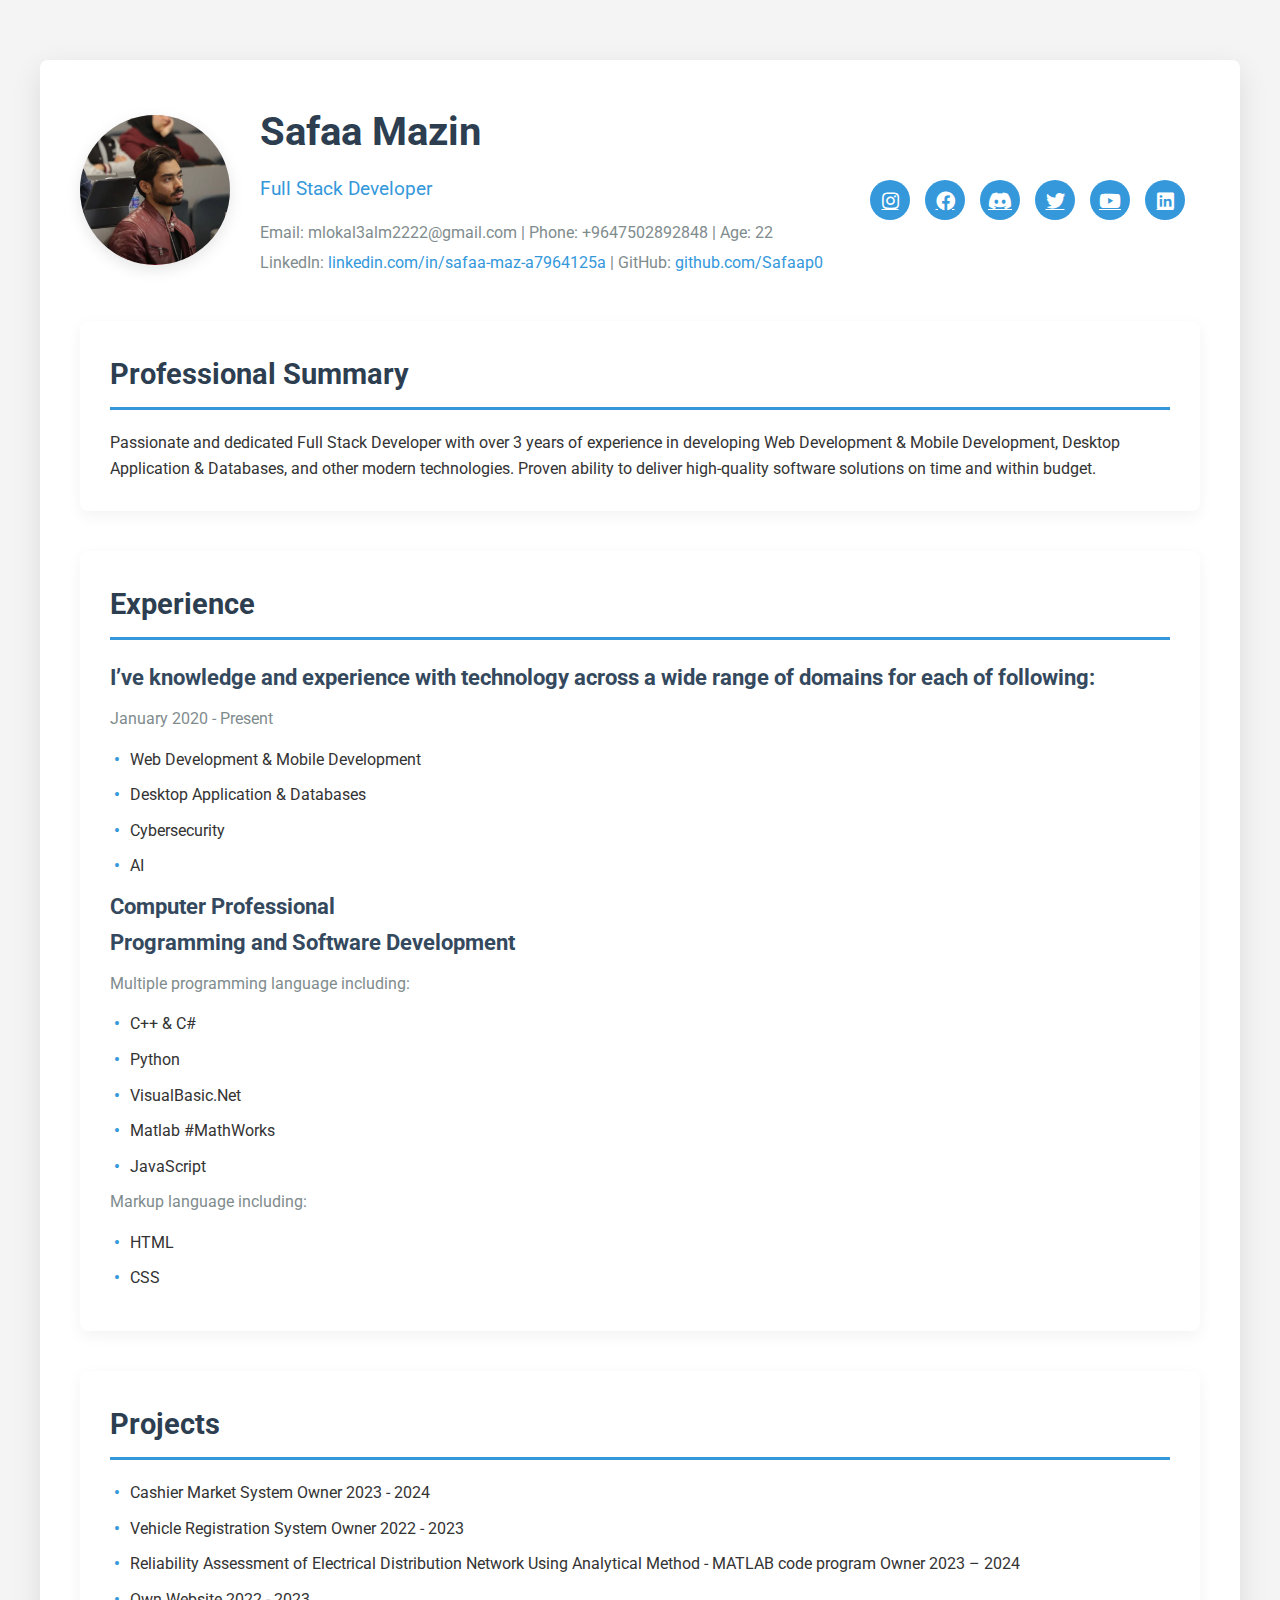
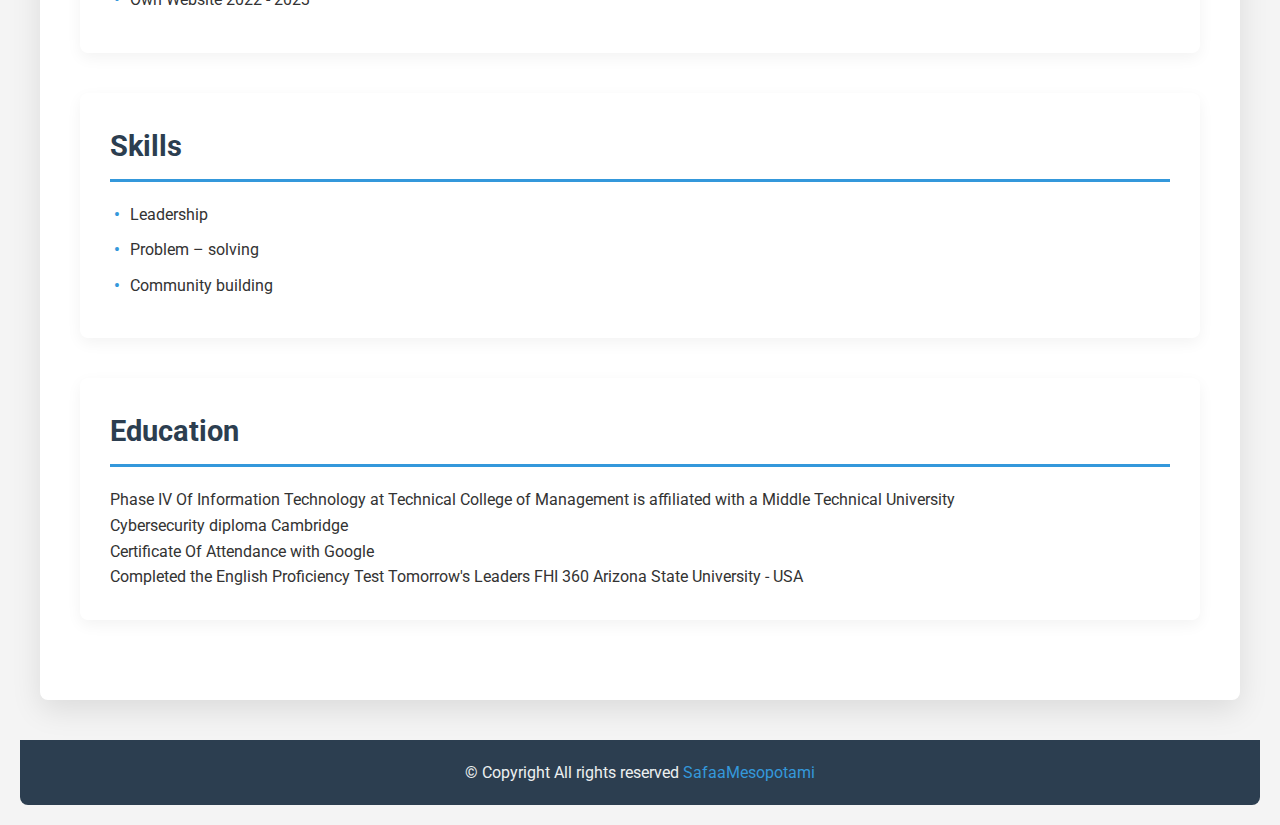
<file: cephas.html>
<!DOCTYPE html>
<html lang="en">
<head>
    <meta charset="UTF-8">
    <meta name="viewport" content="width=device-width, initial-scale=1.0">
    <title>Cephas Page</title>
    <link rel="stylesheet" href="stylebycephas.css">
    <link rel="stylesheet" href="https://cdnjs.cloudflare.com/ajax/libs/font-awesome/5.15.4/css/all.min.css">
    <link href="https://fonts.googleapis.com/css2?family=Roboto:wght@300;400;700&display=swap" rel="stylesheet">
</head>
<body>
    <div class="container">
        <header>
            <div class="profile">
                <div class="profile-pic-container">
                    <img src="IMG/32.jpg" alt="Safaa Mazin" class="profile-pic">
                </div>
                <div class="contact-info">
                    <h1>Safaa Mazin</h1>
                    <p class="cc">Full Stack Developer</p>
                    <p>Email: mlokal3alm2222@gmail.com | Phone: +9647502892848 | Age: 22</p>
                    <p>LinkedIn: <a href="https://www.linkedin.com/in/safaa-maz-a7964125a/" target="_blank">linkedin.com/in/safaa-maz-a7964125a</a> | GitHub: <a href="https://github.com/Safaap0" target="_blank">github.com/Safaap0</a></p>
                </div>
                <div class="social-cephas">
                    <a href="https://www.instagram.com/safaap0/" target="_blank" class="fab fa-instagram"></a>
                    <a href="https://www.facebook.com/safaa.the/" target="_blank" class="fab fa-facebook"></a>
                    <a href="https://discordapp.com/users/391624991407472641" target="_blank" class="fab fa-discord"></a>
                    <a href="https://twitter.com/SafaaMesopotami" target="_blank" class="fab fa-twitter"></a>
                    <a href="https://www.youtube.com/channel/UCQKu1BRJz5aiXp3Dj4vXhHA" target="_blank" class="fab fa-youtube"></a>
                    <a href="https://www.linkedin.com/in/safaa-maz-a7964125a/" target="_blank" class="fab fa-linkedin"></a>
                </div>
            </div>
        </header>
        
        <section>
            <h2>Professional Summary</h2>
            <p>Passionate and dedicated Full Stack Developer with over 3 years of experience in developing Web Development & Mobile Development, Desktop Application & Databases, and other modern technologies. Proven ability to deliver high-quality software solutions on time and within budget.</p>
        </section>
        
        <section>
            <h2>Experience</h2>
            <div class="job">
                <h3>I’ve knowledge and experience with technology across a wide range of domains for each of following:</h3>
                <p>January 2020 - Present</p>
                <ul>
                    <li>Web Development & Mobile Development</li>
                    <li>Desktop Application & Databases</li>
                    <li>Cybersecurity</li>
                    <li>AI</li> 
                </ul>
            </div>
            <div class="job">
                <h3>Computer Professional <br> Programming and Software Development </h3>
                <p>Multiple programming language including: </p>
                <ul>
                    <li>C++ & C#</li>
                    <li>Python</li>
                    <li>VisualBasic.Net</li>
                    <li>Matlab #MathWorks</li>
                    <li>JavaScript</li>
                </ul>
                <p>Markup language  including: </p>
                <ul>
                    <li>HTML</li>
                    <li>CSS</li>
                </ul>

            </div>
        </section>
        <section>

            <h2>Projects</h2>
            <ul>
                <li>Cashier Market System Owner 2023 - 2024</li>
                <li>Vehicle Registration System Owner 2022 - 2023</li>
                <li>Reliability Assessment of Electrical Distribution Network Using Analytical Method - MATLAB code program Owner 2023 – 2024</li>
                <li>Own Website 2022 - 2023</li>
            </ul>
        </section>
        <section>
            <h2>Skills</h2>
            <ul>
                <li>Leadership</li>
                <li>Problem – solving</li>
                <li>Community building</li>
            </ul>
        </section>
        <section>
            <h2>Education</h2>
            <p>Phase IV Of Information Technology at Technical College of Management is affiliated with a Middle Technical University <br>
                Cybersecurity diploma Cambridge<br>
                Certificate Of Attendance with Google <br>
                Completed the English Proficiency Test Tomorrow's Leaders FHI 360 Arizona State University - USA<br>

                </p>
        </section>
        
  
    </div>
 
        <footer>
            <p class="footer-title">© Copyright All rights reserved <span>SafaaMesopotami</span></p>
        </footer>   
</body>
</html>
</file>
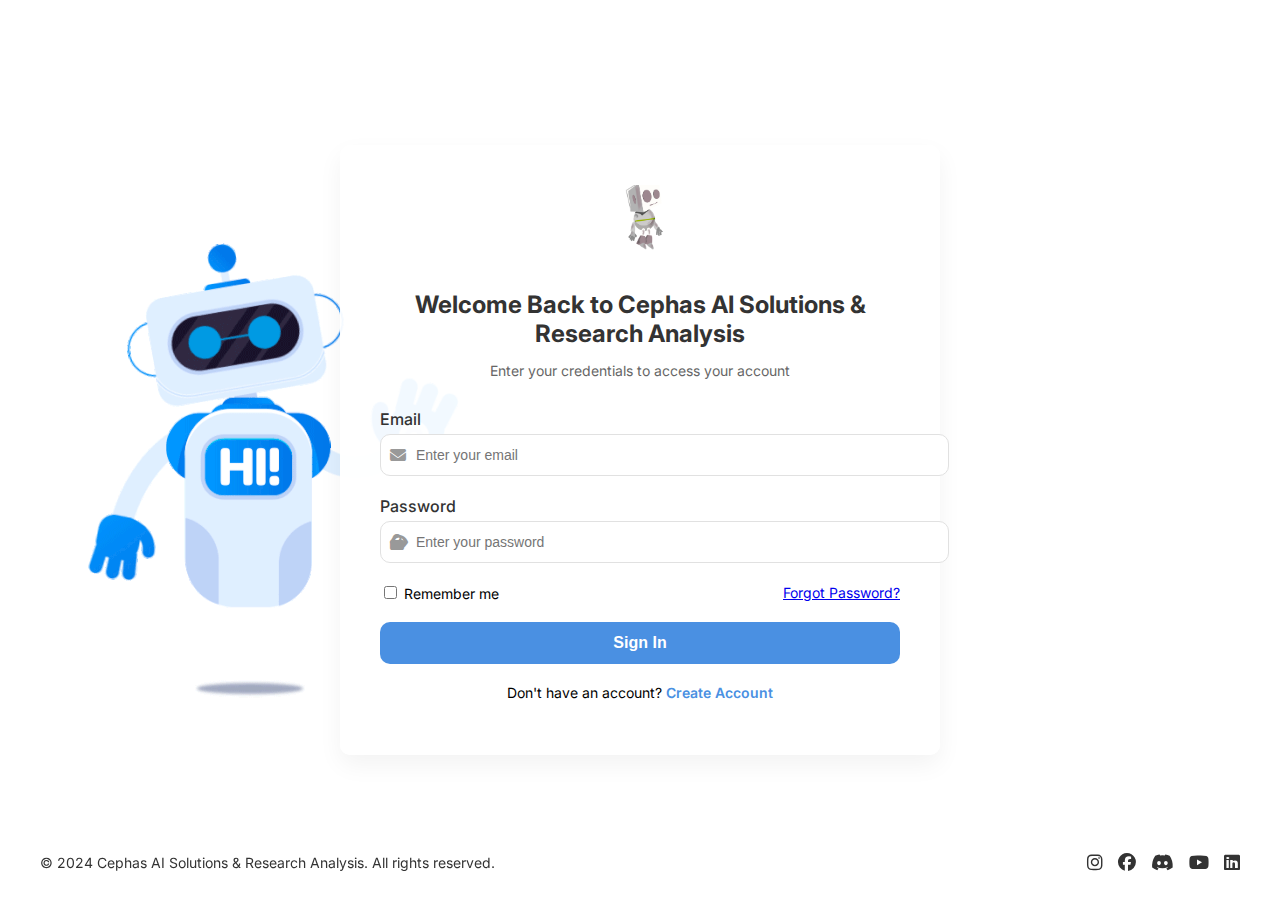
<file: login.html>
<!DOCTYPE html>
<html lang="en">
<head>
    <meta charset="UTF-8">
    <meta name="viewport" content="width=device-width, initial-scale=1.0">
    <title>Cephas Analysis - Login</title>
    <link rel="stylesheet" href="styles.css">
    <link rel="stylesheet" href="https://cdnjs.cloudflare.com/ajax/libs/font-awesome/6.4.0/css/all.min.css">
</head>
<body>
    <div class="page-container">
        <div class="login-container">
            <div class="login-header">
                <img src="IMG/b79ada1b688ab336e5a45da961518f943e52dc15.gif" alt="Cephas Analysis Logo" class="logo">
                <h1>Welcome Back to Cephas AI Solutions & Research Analysis</h1>
                <p>Enter your credentials to access your account</p>
            </div>
            <form id="loginForm">
                <div class="input-group">
                    <label for="username">Email</label>
                    <div class="input-wrapper">
                        <i class="fas fa-envelope"></i>
                        <input type="email" id="username" name="username" placeholder="Enter your email" required>
                    </div>
                </div>
                <div class="input-group">
                    <label for="password">Password</label>
                    <div class="input-wrapper">
                        <i class="fas fa-lock"></i>
                        <input type="password" id="password" name="password" placeholder="Enter your password" required>
                        <i class="fas fa-eye" id="togglePassword"></i>
                    </div>
                </div>
                <div class="remember-forgot">
                    <label><input type="checkbox" name="remember"> Remember me</label>
                    <a href="#" class="forgot-password">Forgot Password?</a>
                </div>
                <button type="submit" class="btn-login">Sign In</button>
            </form>
            <p id="error-message"></p>
            <div class="create-account">
                <p>Don't have an account? <a href="#">Create Account</a></p>
            </div>
        </div>
    </div>

    <footer class="footer">
        <div class="footer-content">
            <p>&copy; 2024 Cephas AI Solutions & Research Analysis. All rights reserved.</p>
            <div class="social-icons">
                <a href="https://www.instagram.com/safaap0/" target="_blank" aria-label="Instagram"><i class="fab fa-instagram"></i></a>
                <a href="https://www.facebook.com/safaa.the/" target="_blank" aria-label="Facebook"><i class="fab fa-facebook"></i></a>
                <a href="https://discordapp.com/users/391624991407472641" target="_blank" aria-label="Discord"><i class="fab fa-discord"></i></a>
                <a href="https://www.youtube.com/channel/UCQKu1BRJz5aiXp3Dj4vXhHA" target="_blank" aria-label="YouTube"><i class="fab fa-youtube"></i></a>
                <a href="https://www.linkedin.com/in/safaa-maz-a7964125a/" target="_blank" aria-label="LinkedIn"><i class="fab fa-linkedin"></i></a>
            </div>
        </div>
    </footer>
    
    <script src="script.js"></script>
</body>
</html>
</file>
<file: styles.css>
@import url('https://fonts.googleapis.com/css2?family=Inter:wght@300;400;500;600&display=swap');

:root {
    --primary-color: #4a90e2;
    --secondary-color: #3a7bd5;
    --background-color: #f4f7fa;
    --text-color: #333;
    --error-color: #e74c3c;
    --success-color: #2ecc71;
    --border-radius: 10px;
    --box-shadow: 0 10px 25px rgba(0, 0, 0, 0.05);
}

body {
    font-family: 'Inter', sans-serif;
    background-color: var(--background-color);
    margin: 0;
    padding: 0;
    display: flex;
    justify-content: center;
    align-items: center;
    min-height: 100vh;
    background: url(IMG/Hi\ Robot\ Sticker\ -\ Hi\ Robot\ -\ Discover\ &\ Share\ GIFs.gif) no-repeat left ;
  
}

.page-container {
    width: 100%;
    max-width: 600px;
    padding: 20px;
}

.login-container {
    background-color: rgba(255, 255, 255, 0.95);
    padding: 40px;
    border-radius: var(--border-radius);
    box-shadow: var(--box-shadow);
}

.login-header {
    text-align: center;
    margin-bottom: 30px;
}

.logo {
    width: 80px;
    margin-bottom: 20px;
}

.login-header h1 {
    font-size: 24px;
    color: var(--text-color);
    margin-bottom: 10px;
}

.login-header p {
    color: #666;
    font-size: 14px;
}

.input-group {
    margin-bottom: 20px;
}

.input-group label {
    display: block;
    margin-bottom: 5px;
    color: var(--text-color);
    font-weight: 500;
}

.input-wrapper {
    position: relative;
}

.input-wrapper i {
    position: absolute;
    top: 50%;
    transform: translateY(-50%);
    left: 10px;
    color: #999;
}

.input-wrapper input {
    width: 100%;
    padding: 12px 12px 12px 35px;
    border: 1px solid #e1e1e1;
    border-radius: var(--border-radius);
    font-size: 14px;
    transition: all 0.3s ease;
}

.input-wrapper input:focus {
    border-color: var(--primary-color);
    box-shadow: 0 0 0 2px rgba(74, 144, 226, 0.2);
    outline: none;
}

#togglePassword {
    position: absolute;
    top: 50%;
    right: 10px;
    transform: translateY(-50%);
    cursor: pointer;
    color: #999;
}

.remember-forgot {
    display: flex;
    justify-content: space-between;
    align-items: center;
    font-size: 14px;
    margin-bottom: 20px;
}

.btn-login {
    width: 100%;
    padding: 12px;
    background-color: var(--primary-color);
    color: white;
    border: none;
    border-radius: var(--border-radius);
    font-size: 16px;
    font-weight: 600;
    cursor: pointer;
    transition: background-color 0.3s ease, transform 0.1s ease;
}

.btn-login:hover {
    background-color: var(--secondary-color);
}

.btn-login:active {
    transform: scale(0.98);
}

#error-message {
    color: var(--error-color);
    text-align: center;
    font-size: 14px;
    margin-top: 15px;
}

.create-account {
    text-align: center;
    margin-top: 20px;
    font-size: 14px;
}

.create-account a {
    color: var(--primary-color);
    text-decoration: none;
    font-weight: 600;
}

.footer {
    background-color: rgba(255, 255, 255, 0.8);
    padding: 15px 0;
    position: fixed;
    bottom: 0;
    left: 0;
    right: 0;
}

.footer-content {
    max-width: 1200px;
    margin: 0 auto;
    display: flex;
    justify-content: space-between;
    align-items: center;
    padding: 0 20px;
}

.footer p {
    color: var(--text-color);
    font-size: 14px;
}

.social-icons {
    display: flex;
    gap: 15px;
}

.social-icons a {
    color: var(--text-color);
    font-size: 18px;
    transition: color 0.3s ease;
}

.social-icons a:hover {
    color: var(--primary-color);
}

@media (max-width: 768px) {
    .page-container {
        padding: 10px;
    }

    .login-container {
        padding: 30px;
    }

    .footer-content {
        flex-direction: column;
        text-align: center;
        gap: 10px;
    }
}
</file>
<file: stylebycephas.css>
/* Reset and base styles */
* {
    margin: 0;
    padding: 0;
    box-sizing: border-box;
}

body {
    font-family: 'Roboto', Arial, sans-serif;
    line-height: 1.6;
    background-color: #f4f4f4;
    color: #333;
    padding: 20px;
}

.container {
    max-width: 1200px;
    margin: 40px auto;
    background: #fff;
    padding: 40px;
    border-radius: 8px;
    box-shadow: 0 10px 30px rgba(0, 0, 0, 0.1);
}

/* Header and profile */
header {
    display: flex;
    align-items: center;
    margin-bottom: 40px;
}

.profile {
    display: flex;
    align-items: center;
    width: 100%;
}

.profile-pic-container {
    width: 150px;
    height: 150px;
    margin-right: 30px;
    border-radius: 50%;
    overflow: hidden;
    box-shadow: 0 5px 15px rgba(0, 0, 0, 0.1);
}

.profile-pic {
    width: 100%;
    height: 100%;
    object-fit: cover;
}

.contact-info {
    flex-grow: 1;
}

.contact-info h1 {
    font-size: 2.5em;
    margin-bottom: 10px;
    color: #2c3e50;
}

.contact-info .cc {
    color: #3498db;
    font-size: 1.2em;
    margin-bottom: 15px;
}

.contact-info p {
    margin: 5px 0;
    font-size: 1em;
    color: #7f8c8d;
}

.contact-info a {
    color: #3498db;
    text-decoration: none;
    transition: color 0.3s ease;
}

.contact-info a:hover {
    color: #2980b9;
}

.social-cephas {
    display: flex;
    justify-content: flex-start;
    margin-top: 20px;
}

.social-cephas a {
    color: #fff;
    font-size: 1.2em;
    margin-right: 15px;
    width: 40px;
    height: 40px;
    display: flex;
    align-items: center;
    justify-content: center;
    border-radius: 50%;
    background: #3498db;
    transition: background 0.3s ease, transform 0.3s ease;
}

.social-cephas a:hover {
    background: #2980b9;
    transform: translateY(-3px);
}

/* Sections */
section {
    margin-bottom: 40px;
    padding: 30px;
    background: #fff;
    border-radius: 8px;
    box-shadow: 0 5px 15px rgba(0, 0, 0, 0.05);
}

section h2 {
    font-size: 1.8em;
    color: #2c3e50;
    margin-bottom: 20px;
    padding-bottom: 10px;
    border-bottom: 3px solid #3498db;
}

.job h3 {
    font-size: 1.4em;
    color: #34495e;
    margin-bottom: 10px;
}

.job p {
    font-size: 1em;
    color: #7f8c8d;
    margin-bottom: 15px;
}

ul {
    list-style-type: none;
    padding-left: 20px;
}

ul li {
    margin: 10px 0;
    font-size: 1em;
    position: relative;
}

ul li::before {
    content: "•";
    color: #3498db;
    font-weight: bold;
    display: inline-block;
    width: 1em;
    margin-left: -1em;
}

/* Footer */
footer {
    background-color: #2c3e50;
    color: #ecf0f1;
    text-align: center;
    padding: 20px;
    border-radius: 0 0 8px 8px;
}

.footer-title {
    font-size: 1em;
}

.footer-title span {
    color: #3498db;
}

/* Responsive design */
@media (max-width: 768px) {
    .container {
        padding: 20px;
    }

    header {
        flex-direction: column;
        text-align: center;
    }

    .profile {
        flex-direction: column;
    }

    .profile-pic-container {
        margin-right: 0;
        margin-bottom: 20px;
    }

    .social-cephas {
        justify-content: center;
    }
}
</file>
